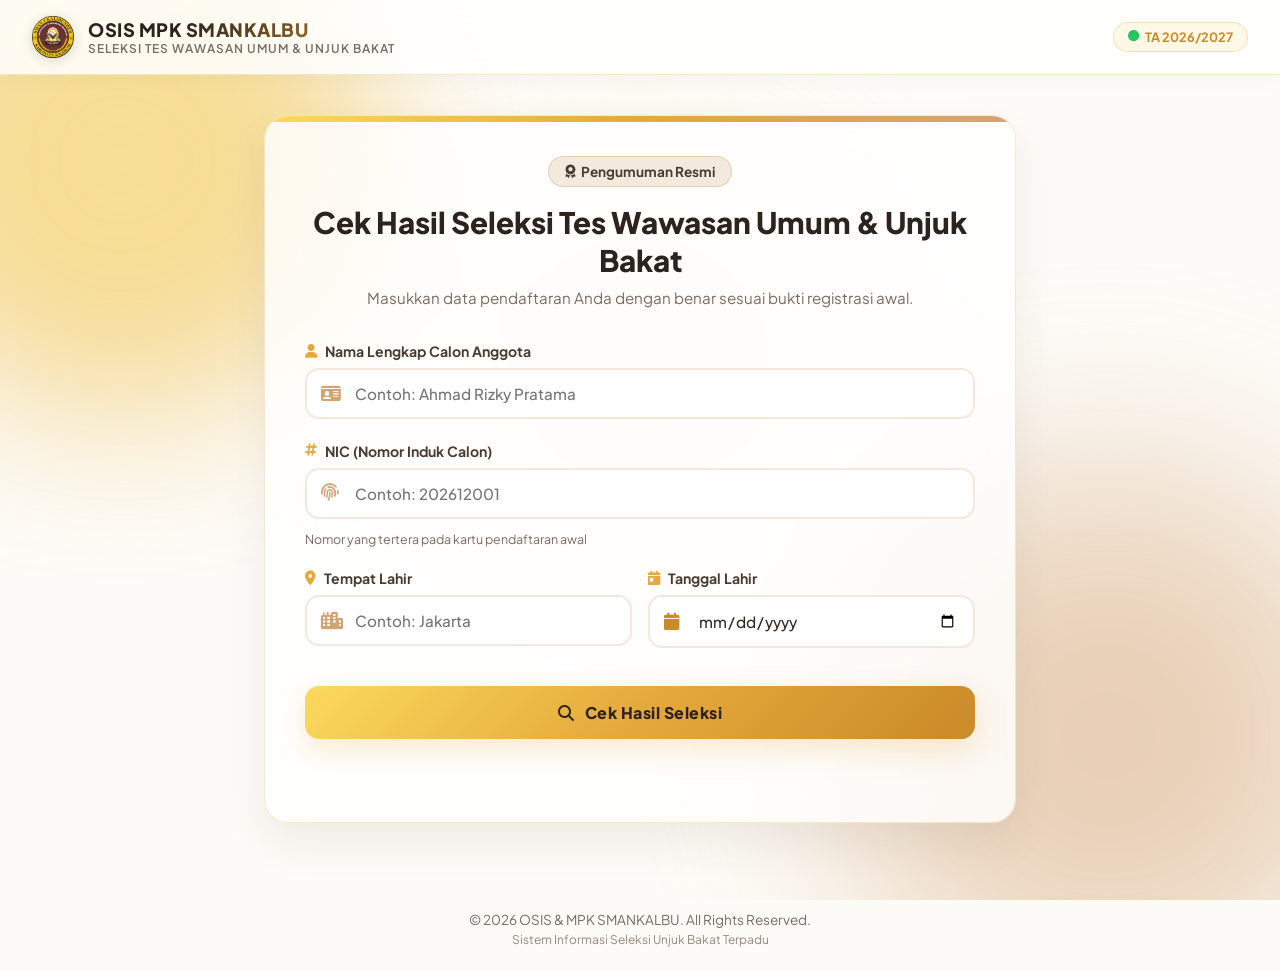
<file: unjuk.html>
<!DOCTYPE html>
<html lang="id">
<head>
    <meta charset="UTF-8">
    <meta name="viewport" content="width=device-width, initial-scale=1.0">
    <title>Cek Hasil Seleksi tTes Wawasan Umum & Unjuk Bakat - OSIS MPK SMANKALBU</title>
    <!-- Google Fonts & Font Awesome Icons -->
    <link href="https://fonts.googleapis.com/css2?family=Plus+Jakarta+Sans:wght@300;400;500;600;700;800&display=swap" rel="stylesheet">
    <link rel="stylesheet" href="https://cdnjs.cloudflare.com/ajax/libs/font-awesome/6.4.0/css/all.min.css">
    <!-- Penghubung File CSS -->
    <link rel="stylesheet" href="unjuk.css">
</head>
<body>

    <!-- Dynamic Glowing Background Blobs -->
    <div class="bg-blobs">
        <div class="blob blob-1"></div>
        <div class="blob blob-2"></div>
        <div class="blob blob-3"></div>
    </div>

    <!-- Navigation Bar -->
    <nav class="navbar">
        <a href="index.html" class="nav-brand">
            <div class="logo-group">
                <img src="OSIS.png" alt="Logo OSIS SMANKALBU" class="brand-logo">
            </div>
            <div class="brand-text">
                <span class="brand-title">OSIS MPK SMANKALBU</span>
                <span class="brand-subtitle">SELEKSI TES WAWASAN UMUM & UNJUK BAKAT</span>
            </div>
        </a>
        <div class="nav-badge">
            <i class="fa-solid fa-circle"></i>
            <span>TA 2026/2027</span>
        </div>
    </nav>

    <!-- Main Content Container -->
    <main class="container">
        <div class="main-card">

            <!-- Loading Overlay -->
            <div class="loading-overlay" id="loadingOverlay">
                <div class="spinner"></div>
                <p style="font-weight: 700; color: var(--brown-dark);">Memproses & Memverifikasi Data...</p>
                <p style="font-size: 0.8rem; color: var(--text-muted); margin-top: 4px;">Mohon tunggu sebentar</p>
            </div>

            <!-- Form View Header -->
            <div id="formHeader" class="card-header">
                <span class="badge-tag">
                    <i class="fa-solid fa-award"></i> Pengumuman Resmi
                </span>
                <h1>Cek Hasil Seleksi Tes Wawasan Umum & Unjuk Bakat</h1>
                <p>Masukkan data pendaftaran Anda dengan benar sesuai bukti registrasi awal.</p>
            </div>

            <!-- Form Inputs -->
            <form id="selectionForm" onsubmit="handleFormSubmit(event)">
                <div class="form-grid">
                    
                    <!-- Nama Lengkap -->
                    <div class="form-group">
                        <label for="fullName">
                            <i class="fa-solid fa-user"></i> Nama Lengkap Calon Anggota
                        </label>
                        <div class="input-wrapper">
                            <input 
                                type="text" 
                                id="fullName" 
                                class="form-control" 
                                placeholder="Contoh: Ahmad Rizky Pratama" 
                                required
                            >
                            <i class="fa-solid fa-id-card input-icon"></i>
                        </div>
                    </div>

                    <!-- NIC -->
                    <div class="form-group">
                        <label for="nicNumber">
                            <i class="fa-solid fa-hashtag"></i> NIC (Nomor Induk Calon)
                        </label>
                        <div class="input-wrapper">
                            <input 
                                type="text" 
                                id="nicNumber" 
                                class="form-control" 
                                placeholder="Contoh: 202612001" 
                                required
                            >
                            <i class="fa-solid fa-fingerprint input-icon"></i>
                        </div>
                        <span class="hint-text">Nomor yang tertera pada kartu pendaftaran awal</span>
                    </div>

                    <!-- Tempat & Tanggal Lahir -->
                    <div class="form-row">
                        <div class="form-group">
                            <label for="birthPlace">
                                <i class="fa-solid fa-location-dot"></i> Tempat Lahir
                            </label>
                            <div class="input-wrapper">
                                <input 
                                    type="text" 
                                    id="birthPlace" 
                                    class="form-control" 
                                    placeholder="Contoh: Jakarta" 
                                    required
                                >
                                <i class="fa-solid fa-city input-icon"></i>
                            </div>
                        </div>

                        <div class="form-group">
                            <label for="birthDate">
                                <i class="fa-solid fa-calendar-day"></i> Tanggal Lahir
                            </label>
                            <div class="input-wrapper">
                                <input 
                                    type="date" 
                                    id="birthDate" 
                                    class="form-control" 
                                    required
                                >
                                <i class="fa-solid fa-calendar input-icon"></i>
                            </div>
                        </div>
                    </div>

                    <button type="submit" class="btn-submit">
                        <i class="fa-solid fa-magnifying-glass"></i> Cek Hasil Seleksi
                    </button>
                </div>
            </form>

            <!-- Quick Demo Shortcuts -->
            <div class="demo-bar" id="demoBar"></div>

            <!-- Result Section Container -->
            <div id="resultCard" class="result-card"></div>

        </div>
    </main>

    <!-- Footer -->
    <footer>
        <p>&copy; 2026 OSIS & MPK SMANKALBU. All Rights Reserved.</p>
        <p style="font-size: 0.75rem; margin-top: 4px; opacity: 0.8;">Sistem Informasi Seleksi Unjuk Bakat Terpadu</p>
    </footer>

    <!-- Penghubung File JavaScript -->
    <script src="unjuk.js"></script>
</body>
</html>
</file>
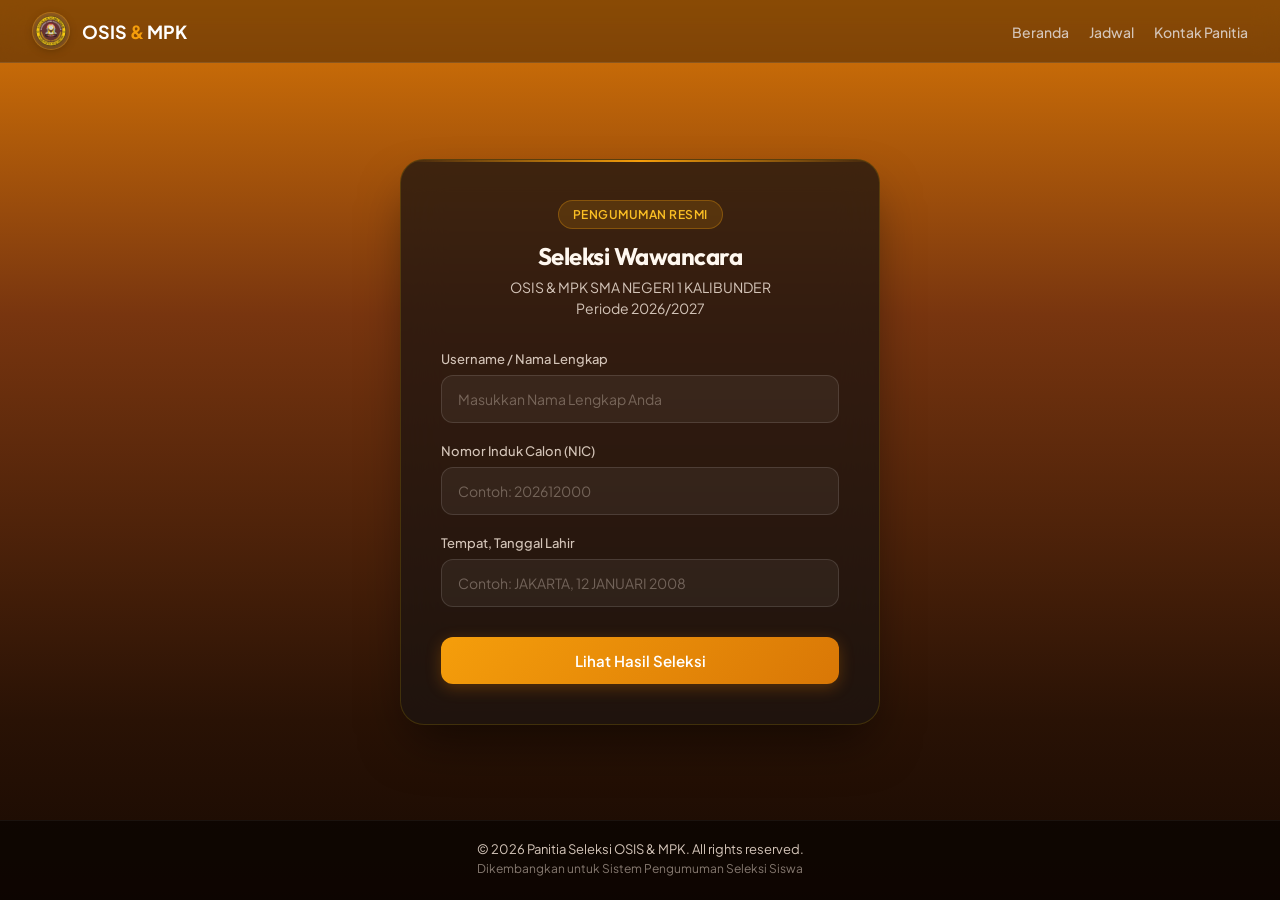
<file: wawancara.html>
<!DOCTYPE html>
<html lang="id">
<head>
    <meta charset="UTF-8">
    <meta name="viewport" content="width=device-width, initial-scale=1.0">
    <title>Pengumuman Seleksi OSIS & MPK SMA NEGERI 1 KALIBUNDER</title>
    <!-- Font Google Plus Jakarta Sans & Outfit -->
    <link rel="preconnect" href="https://fonts.googleapis.com">
    <link rel="preconnect" href="https://fonts.gstatic.com" crossorigin>
    <link href="https://fonts.googleapis.com/css2?family=Plus+Jakarta+Sans:wght@400;500;600;700&family=Outfit:wght@600;700&display=swap" rel="stylesheet">
    
    <!-- Hubungkan ke File CSS External -->
    <link rel="stylesheet" href="wawancara.css">
</head>
<body>

    <!-- Navigation Bar -->
    <nav class="navbar">
        <div class="navbar-brand">
            <img src="OSIS.png" alt="Logo OSIS" class="logo-osis">
            <div>OSIS <span>&</span> MPK</div>
        </div>
        <ul class="navbar-links">
            <li><a href="index.html">Beranda</a></li>
            <li><a href="#">Jadwal</a></li>
            <li><a href="#">Kontak Panitia</a></li>
        </ul>
    </nav>

    <!-- Main Content Area -->
    <main class="main-content">
        <div class="container">
            <!-- Header -->
            <div class="header">
                <span class="badge">Pengumuman Resmi</span>
                <h1>Seleksi Wawancara</h1>
                <p>OSIS & MPK SMA NEGERI 1 KALIBUNDER</p> <P>Periode 2026/2027</p>
            </div>

            <!-- Form Input Data -->
            <form id="checkForm">
                <div class="form-group">
                    <label for="username">Username / Nama Lengkap</label>
                    <input type="text" id="username" placeholder="Masukkan Nama Lengkap Anda" required autocomplete="off">
                </div>

                <div class="form-group">
                    <label for="nic">Nomor Induk Calon (NIC)</label>
                    <input type="text" id="nic" placeholder="Contoh: 202612000" required autocomplete="off">
                </div>

                <div class="form-group">
                    <label for="ttl">Tempat, Tanggal Lahir</label>
                    <input type="text" id="ttl" placeholder="Contoh: JAKARTA, 12 JANUARI 2008" required autocomplete="off">
                </div>

                <button type="submit" class="btn-submit">Lihat Hasil Seleksi</button>
                
                <div id="errorMsg" class="error-msg">
                    Data tidak cocok. Periksa kembali Username, NIC, dan TTL Anda.
                </div>
            </form>

            <!-- 1. HASIL: LOLOS -->
            <div id="resultLolos" class="result-box lolos">
                <div class="status-icon">✓</div>
                <h2>LOLOS TAHAP SELANJUTNYA</h2>
                <div class="user-details" id="infoLolos"></div>
                <p class="result-text">
                    Selamat! Anda telah dinyatakan memenuhi kualifikasi dan lolos ke tahap seleksi selanjutnya. Silakan pantau terus info grup dan siapkan diri Anda untuk agenda pembekalan.
                </p>
                <button class="btn-back" onclick="resetForm()">← Periksa Data Lain</button>
            </div>

            <!-- 2. HASIL: DALAM PEMANTAUAN -->
            <div id="resultPemantauan" class="result-box pemantauan">
                <div class="status-icon">👁</div>
                <h2>DALAM PEMANTAUAN</h2>
                <div class="user-details" id="infoPemantauan"></div>
                <p class="result-text">
                    Status Anda saat ini berada dalam tahap pertimbangan dan pemantauan khusus panitia. Tetap tunjukkan keaktifan dan komitmen Anda selama beberapa hari ke depan.
                </p>
                <button class="btn-back" onclick="resetForm()">← Periksa Data Lain</button>
            </div>

            <!-- 3. HASIL: WAWANCARA SUSULAN -->
            <div id="resultSusulan" class="result-box susulan">
                <div class="status-icon">🕒</div>
                <h2>WAWANCARA SUSULAN</h2>
                <div class="user-details" id="infoSusulan"></div>
                <p class="result-text">
                    Anda dijadwalkan untuk mengikuti Wawancara Susulan / Pendalaman. Harap segera menghubungi panitia seleksi OSIS/MPK untuk mengonfirmasi jadwal terbaru Anda.
                </p>
                <button class="btn-back" onclick="resetForm()">← Periksa Data Lain</button>
            </div>

            <!-- 4. HASIL: TIDAK LOLOS -->
            <div id="resultTidakLolos" class="result-box tidak-lolos">
                <div class="status-icon">✕</div>
                <h2>BELUM LOLOS</h2>
                <div class="user-details" id="infoTidakLolos"></div>
                <p class="result-text">
                    Terima kasih telah berjuang hingga tahap wawancara. Jangan berkecil hati, proses ini adalah awal dari pengalaman yang berharga untuk terus tumbuh dan berkarya.
                </p>
                <button class="btn-back" onclick="resetForm()">← Periksa Data Lain</button>
            </div>
        </div>
    </main>

    <!-- Footer -->
    <footer class="footer">
        <p>&copy; 2026 Panitia Seleksi OSIS & MPK. All rights reserved.</p>
        <p class="footer-sub">Dikembangkan untuk Sistem Pengumuman Seleksi Siswa</p>
    </footer>

    <!-- Hubungkan ke File JavaScript External -->
    <script src="wawancara.js"></script>
</body>
</html>
</file>
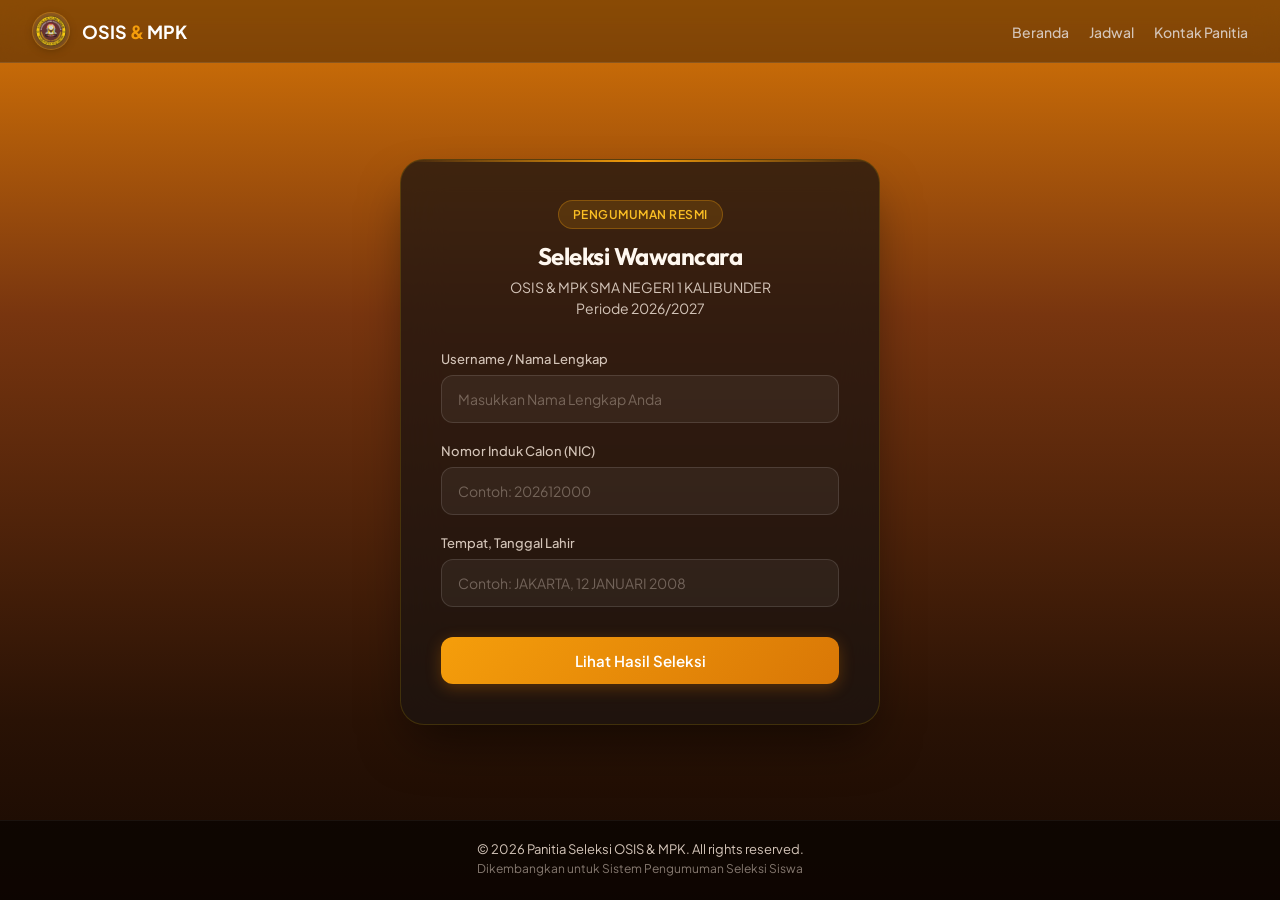
<file: WEB CEK HASIL WAWANCARA/wawancara.html>
<!DOCTYPE html>
<html lang="id">
<head>
    <meta charset="UTF-8">
    <meta name="viewport" content="width=device-width, initial-scale=1.0">
    <title>Pengumuman Seleksi OSIS & MPK SMA NEGERI 1 KALIBUNDER</title>
    <!-- Font Google Plus Jakarta Sans & Outfit -->
    <link rel="preconnect" href="https://fonts.googleapis.com">
    <link rel="preconnect" href="https://fonts.gstatic.com" crossorigin>
    <link href="https://fonts.googleapis.com/css2?family=Plus+Jakarta+Sans:wght@400;500;600;700&family=Outfit:wght@600;700&display=swap" rel="stylesheet">
    
    <!-- Hubungkan ke File CSS External -->
    <link rel="stylesheet" href="style.css">
</head>
<body>

    <!-- Navigation Bar -->
    <nav class="navbar">
        <div class="navbar-brand">
            <img src="OSIS.png" alt="Logo OSIS" class="logo-osis">
            <div>OSIS <span>&</span> MPK</div>
        </div>
        <ul class="navbar-links">
            <li><a href="#">Beranda</a></li>
            <li><a href="#">Jadwal</a></li>
            <li><a href="#">Kontak Panitia</a></li>
        </ul>
    </nav>

    <!-- Main Content Area -->
    <main class="main-content">
        <div class="container">
            <!-- Header -->
            <div class="header">
                <span class="badge">Pengumuman Resmi</span>
                <h1>Seleksi Wawancara</h1>
                <p>OSIS & MPK SMA NEGERI 1 KALIBUNDER</p> <P>Periode 2026/2027</p>
            </div>

            <!-- Form Input Data -->
            <form id="checkForm">
                <div class="form-group">
                    <label for="username">Username / Nama Lengkap</label>
                    <input type="text" id="username" placeholder="Masukkan Nama Lengkap Anda" required autocomplete="off">
                </div>

                <div class="form-group">
                    <label for="nic">Nomor Induk Calon (NIC)</label>
                    <input type="text" id="nic" placeholder="Contoh: 202612000" required autocomplete="off">
                </div>

                <div class="form-group">
                    <label for="ttl">Tempat, Tanggal Lahir</label>
                    <input type="text" id="ttl" placeholder="Contoh: JAKARTA, 12 JANUARI 2008" required autocomplete="off">
                </div>

                <button type="submit" class="btn-submit">Lihat Hasil Seleksi</button>
                
                <div id="errorMsg" class="error-msg">
                    Data tidak cocok. Periksa kembali Username, NIC, dan TTL Anda.
                </div>
            </form>

            <!-- 1. HASIL: LOLOS -->
            <div id="resultLolos" class="result-box lolos">
                <div class="status-icon">✓</div>
                <h2>LOLOS TAHAP SELANJUTNYA</h2>
                <div class="user-details" id="infoLolos"></div>
                <p class="result-text">
                    Selamat! Anda telah dinyatakan memenuhi kualifikasi dan lolos ke tahap seleksi selanjutnya. Silakan pantau terus info grup dan siapkan diri Anda untuk agenda pembekalan.
                </p>
                <button class="btn-back" onclick="resetForm()">← Periksa Data Lain</button>
            </div>

            <!-- 2. HASIL: DALAM PEMANTAUAN -->
            <div id="resultPemantauan" class="result-box pemantauan">
                <div class="status-icon">👁</div>
                <h2>DALAM PEMANTAUAN</h2>
                <div class="user-details" id="infoPemantauan"></div>
                <p class="result-text">
                    Status Anda saat ini berada dalam tahap pertimbangan dan pemantauan khusus panitia. Tetap tunjukkan keaktifan dan komitmen Anda selama beberapa hari ke depan.
                </p>
                <button class="btn-back" onclick="resetForm()">← Periksa Data Lain</button>
            </div>

            <!-- 3. HASIL: WAWANCARA SUSULAN -->
            <div id="resultSusulan" class="result-box susulan">
                <div class="status-icon">🕒</div>
                <h2>WAWANCARA SUSULAN</h2>
                <div class="user-details" id="infoSusulan"></div>
                <p class="result-text">
                    Anda dijadwalkan untuk mengikuti Wawancara Susulan / Pendalaman. Harap segera menghubungi panitia seleksi OSIS/MPK untuk mengonfirmasi jadwal terbaru Anda.
                </p>
                <button class="btn-back" onclick="resetForm()">← Periksa Data Lain</button>
            </div>

            <!-- 4. HASIL: TIDAK LOLOS -->
            <div id="resultTidakLolos" class="result-box tidak-lolos">
                <div class="status-icon">✕</div>
                <h2>BELUM LOLOS</h2>
                <div class="user-details" id="infoTidakLolos"></div>
                <p class="result-text">
                    Terima kasih telah berjuang hingga tahap wawancara. Jangan berkecil hati, proses ini adalah awal dari pengalaman yang berharga untuk terus tumbuh dan berkarya.
                </p>
                <button class="btn-back" onclick="resetForm()">← Periksa Data Lain</button>
            </div>
        </div>
    </main>

    <!-- Footer -->
    <footer class="footer">
        <p>&copy; 2026 Panitia Seleksi OSIS & MPK. All rights reserved.</p>
        <p class="footer-sub">Dikembangkan untuk Sistem Pengumuman Seleksi Siswa</p>
    </footer>

    <!-- Hubungkan ke File JavaScript External -->
    <script src="script.js"></script>
</body>
</html>
</file>
<file: unjuk.css>
:root {
    /* Palette: Warm Gold & Light Brown/Caramel Modern Gradient */
    --bg-primary: #fdfbf7;
    --primary-gold: #e5a93b;
    --primary-dark-gold: #c98a28;
    --accent-yellow: #fada5e;
    --soft-yellow: #fff8e7;
    --caramel-light: #f3e9dc;
    --caramel-medium: #d4a373;
    --brown-dark: #4a3b32;
    --brown-deep: #2c221e;
    --text-main: #332923;
    --text-muted: #7a6b63;
    
    /* UI Elements */
    --glass-bg: rgba(255, 255, 255, 0.82);
    --glass-border: rgba(229, 169, 59, 0.25);
    --card-shadow: 0 20px 40px rgba(74, 59, 50, 0.08);
    --glow-shadow: 0 10px 30px rgba(229, 169, 59, 0.25);
    --radius-lg: 24px;
    --radius-md: 14px;
    --transition: all 0.35s cubic-bezier(0.4, 0, 0.2, 1);
}

* {
    margin: 0;
    padding: 0;
    box-sizing: border-box;
    font-family: 'Plus Jakarta Sans', sans-serif;
}

body {
    background-color: var(--bg-primary);
    color: var(--text-main);
    min-height: 100vh;
    display: flex;
    flex-direction: column;
    overflow-x: hidden;
    position: relative;
}

/* Dynamic Animated Background Blobs */
.bg-blobs {
    position: fixed;
    top: 0;
    left: 0;
    width: 100%;
    height: 100%;
    z-index: -1;
    overflow: hidden;
    pointer-events: none;
}

.blob {
    position: absolute;
    filter: blur(80px);
    opacity: 0.6;
    border-radius: 50%;
    animation: floatBlob 18s infinite alternate ease-in-out;
}

.blob-1 {
    top: -10%;
    left: -10%;
    width: 500px;
    height: 500px;
    background: radial-gradient(circle, var(--accent-yellow) 0%, var(--primary-gold) 100%);
}

.blob-2 {
    bottom: -15%;
    right: -10%;
    width: 600px;
    height: 600px;
    background: radial-gradient(circle, var(--caramel-medium) 0%, var(--caramel-light) 100%);
    animation-delay: -5s;
}

.blob-3 {
    top: 40%;
    left: 50%;
    transform: translate(-50%, -50%);
    width: 400px;
    height: 400px;
    background: radial-gradient(circle, #fff3d1 0%, var(--caramel-light) 100%);
    animation-delay: -10s;
}

@keyframes floatBlob {
    0% { transform: translate(0, 0) scale(1); }
    50% { transform: translate(60px, 40px) scale(1.1); }
    100% { transform: translate(-40px, 80px) scale(0.95); }
}

/* Modern Navigation Bar */
.navbar {
    background: rgba(255, 255, 255, 0.85);
    backdrop-filter: blur(16px);
    -webkit-backdrop-filter: blur(16px);
    border-bottom: 1px solid var(--glass-border);
    position: sticky;
    top: 0;
    z-index: 100;
    padding: 1rem 2rem;
    display: flex;
    justify-content: space-between;
    align-items: center;
    box-shadow: 0 4px 20px rgba(0, 0, 0, 0.03);
}

.nav-brand {
    display: flex;
    align-items: center;
    gap: 14px;
    text-decoration: none;
}

.logo-group {
    display: flex;
    align-items: center;
    gap: 8px;
}

.brand-logo {
    width: 42px;
    height: 42px;
    object-fit: contain;
    filter: drop-shadow(0 2px 6px rgba(0, 0, 0, 0.15));
    transition: transform 0.3s ease;
}

.brand-logo:hover {
    transform: scale(1.08);
}

.brand-text {
    display: flex;
    flex-direction: column;
}

.brand-title {
    font-weight: 800;
    font-size: 1.15rem;
    letter-spacing: 0.5px;
    background: linear-gradient(135deg, var(--brown-deep) 30%, var(--primary-dark-gold));
    -webkit-background-clip: text;
    -webkit-text-fill-color: transparent;
    text-transform: uppercase;
}

.brand-subtitle {
    font-size: 0.75rem;
    color: var(--text-muted);
    font-weight: 600;
    letter-spacing: 1px;
}

.nav-badge {
    background: var(--soft-yellow);
    color: var(--primary-dark-gold);
    border: 1px solid rgba(229, 169, 59, 0.3);
    padding: 6px 14px;
    border-radius: 30px;
    font-size: 0.8rem;
    font-weight: 700;
    display: flex;
    align-items: center;
    gap: 6px;
}

.nav-badge i {
    font-size: 0.7rem;
    color: #22c55e;
}

/* Main Container */
.container {
    max-width: 800px;
    margin: 2.5rem auto 4rem;
    padding: 0 1.5rem;
    width: 100%;
    flex: 1;
}

/* Card Wrapper */
.main-card {
    background: var(--glass-bg);
    backdrop-filter: blur(20px);
    -webkit-backdrop-filter: blur(20px);
    border: 1px solid var(--glass-border);
    border-radius: var(--radius-lg);
    padding: 2.5rem;
    box-shadow: var(--card-shadow);
    position: relative;
    overflow: hidden;
    transition: var(--transition);
}

.main-card::before {
    content: '';
    position: absolute;
    top: 0;
    left: 0;
    right: 0;
    height: 6px;
    background: linear-gradient(90deg, var(--accent-yellow), var(--primary-gold), var(--caramel-medium));
}

.card-header {
    text-align: center;
    margin-bottom: 2.2rem;
}

.badge-tag {
    display: inline-flex;
    align-items: center;
    gap: 6px;
    background: var(--caramel-light);
    color: var(--brown-dark);
    padding: 6px 16px;
    border-radius: 20px;
    font-size: 0.85rem;
    font-weight: 700;
    margin-bottom: 1rem;
    border: 1px solid rgba(212, 163, 115, 0.4);
}

.card-header h1 {
    font-size: 1.85rem;
    font-weight: 800;
    color: var(--brown-deep);
    margin-bottom: 0.5rem;
    line-height: 1.3;
}

.card-header p {
    color: var(--text-muted);
    font-size: 0.95rem;
}

/* Form Controls */
.form-grid {
    display: flex;
    flex-direction: column;
    gap: 1.4rem;
}

.form-group {
    display: flex;
    flex-direction: column;
    gap: 0.5rem;
}

.form-group label {
    font-size: 0.88rem;
    font-weight: 700;
    color: var(--brown-dark);
    display: flex;
    align-items: center;
    gap: 8px;
}

.form-group label i {
    color: var(--primary-gold);
}

.input-wrapper {
    position: relative;
    display: flex;
    align-items: center;
}

.input-wrapper i.input-icon {
    position: absolute;
    left: 16px;
    color: var(--caramel-medium);
    font-size: 1.1rem;
    transition: var(--transition);
}

.form-control {
    width: 100%;
    padding: 14px 16px 14px 48px;
    border: 2px solid rgba(212, 163, 115, 0.25);
    border-radius: var(--radius-md);
    background: rgba(255, 255, 255, 0.9);
    font-size: 0.95rem;
    color: var(--text-main);
    font-weight: 500;
    outline: none;
    transition: var(--transition);
}

.form-control:focus {
    border-color: var(--primary-gold);
    background: #ffffff;
    box-shadow: 0 0 0 4px rgba(229, 169, 59, 0.15);
}

.form-control:focus + .input-icon,
.form-control:not(:placeholder-shown) + .input-icon {
    color: var(--primary-dark-gold);
}

.form-row {
    display: grid;
    grid-template-columns: 1fr 1fr;
    gap: 1rem;
}

@media (max-width: 600px) {
    .form-row {
        grid-template-columns: 1fr;
    }
}

.hint-text {
    font-size: 0.78rem;
    color: var(--text-muted);
    margin-top: 4px;
}

/* Buttons */
.btn-submit {
    margin-top: 1rem;
    width: 100%;
    padding: 16px;
    border: none;
    border-radius: var(--radius-md);
    background: linear-gradient(135deg, var(--accent-yellow) 0%, var(--primary-gold) 50%, var(--primary-dark-gold) 100%);
    color: var(--brown-deep);
    font-size: 1rem;
    font-weight: 800;
    cursor: pointer;
    box-shadow: var(--glow-shadow);
    transition: var(--transition);
    display: flex;
    align-items: center;
    justify-content: center;
    gap: 10px;
    letter-spacing: 0.5px;
}

.btn-submit:hover {
    transform: translateY(-2px);
    box-shadow: 0 14px 35px rgba(229, 169, 59, 0.4);
    filter: brightness(1.03);
}

.btn-submit:active {
    transform: translateY(0);
}

/* Demo Helper Shortcuts */
.demo-bar {
    margin-top: 1.5rem;
    padding-top: 1.2rem;
    border-top: 1px stroke rgba(212, 163, 115, 0.2);
    display: flex;
    align-items: center;
    justify-content: center;
    gap: 10px;
    flex-wrap: wrap;
}

.demo-title {
    font-size: 0.78rem;
    color: var(--text-muted);
    font-weight: 600;
    width: 100%;
    text-align: center;
}

.btn-demo {
    background: rgba(243, 233, 220, 0.6);
    border: 1px dashed var(--caramel-medium);
    padding: 6px 12px;
    border-radius: 8px;
    font-size: 0.75rem;
    color: var(--brown-dark);
    cursor: pointer;
    font-weight: 600;
    transition: var(--transition);
}

.btn-demo:hover {
    background: var(--primary-gold);
    color: #fff;
    border-style: solid;
}

/* Loading State Overlay */
.loading-overlay {
    display: none;
    position: absolute;
    top: 0;
    left: 0;
    width: 100%;
    height: 100%;
    background: rgba(255, 255, 255, 0.92);
    backdrop-filter: blur(8px);
    z-index: 10;
    flex-direction: column;
    align-items: center;
    justify-content: center;
    border-radius: var(--radius-lg);
}

.spinner {
    width: 50px;
    height: 50px;
    border: 5px solid var(--caramel-light);
    border-top: 5px solid var(--primary-gold);
    border-radius: 50%;
    animation: spin 1s linear infinite;
    margin-bottom: 1rem;
}

@keyframes spin {
    0% { transform: rotate(0deg); }
    100% { transform: rotate(360deg); }
}

/* Result Section */
.result-card {
    display: none;
    margin-top: 1rem;
    animation: fadeIn 0.5s ease-out forwards;
}

@keyframes fadeIn {
    from { opacity: 0; transform: translateY(15px); }
    to { opacity: 1; transform: translateY(0); }
}

.result-header {
    padding: 1.5rem;
    border-radius: var(--radius-md) var(--radius-md) 0 0;
    text-align: center;
    color: white;
    position: relative;
}

/* Result Status Variants */
/* 1. Lolos */
.status-passed .result-header {
    background: linear-gradient(135deg, #10b981, #059669);
}
.status-passed .status-badge-res {
    background: rgba(16, 185, 129, 0.15);
    color: #059669;
    border: 1px solid #10b981;
}

/* 2. Tidak Lolos */
.status-failed .result-header {
    background: linear-gradient(135deg, #ef4444, #dc2626);
}
.status-failed .status-badge-res {
    background: rgba(239, 68, 68, 0.15);
    color: #dc2626;
    border: 1px solid #ef4444;
}

/* 3. Tes Susulan */
.status-pending .result-header {
    background: linear-gradient(135deg, #f59e0b, #d97706);
}
.status-pending .status-badge-res {
    background: rgba(245, 158, 11, 0.15);
    color: #d97706;
    border: 1px solid #f59e0b;
}

.result-header i {
    font-size: 3rem;
    margin-bottom: 0.5rem;
}

.result-header h2 {
    font-weight: 800;
    font-size: 1.5rem;
}

.result-body {
    background: rgba(255, 255, 255, 0.95);
    border: 1px solid var(--glass-border);
    border-top: none;
    border-radius: 0 0 var(--radius-md) var(--radius-md);
    padding: 1.8rem;
}

.info-grid {
    display: grid;
    grid-template-columns: repeat(3, 1fr);
    gap: 1.2rem;
    margin-bottom: 1.5rem;
    background: var(--soft-yellow);
    padding: 1.2rem;
    border-radius: var(--radius-md);
    border: 1px solid rgba(229, 169, 59, 0.2);
}

@media (max-width: 600px) {
    .info-grid {
        grid-template-columns: 1fr;
    }
}

.info-item {
    display: flex;
    flex-direction: column;
}

.info-label {
    font-size: 0.75rem;
    color: var(--text-muted);
    font-weight: 600;
    text-transform: uppercase;
    letter-spacing: 0.5px;
}

.info-value {
    font-size: 0.95rem;
    font-weight: 700;
    color: var(--brown-deep);
    margin-top: 2px;
}

.status-box {
    text-align: center;
    padding: 1.2rem;
    border-radius: var(--radius-md);
    margin-bottom: 1.5rem;
}

.status-badge-res {
    display: inline-block;
    padding: 6px 18px;
    border-radius: 30px;
    font-weight: 800;
    font-size: 0.9rem;
    margin-bottom: 0.8rem;
}

.status-notes {
    font-size: 0.92rem;
    color: var(--text-main);
    line-height: 1.6;
}

.group-notice {
    margin-top: 1rem;
    padding: 0.9rem;
    background: rgba(229, 169, 59, 0.12);
    border: 1px solid rgba(229, 169, 59, 0.3);
    border-radius: 10px;
    font-size: 0.85rem;
    color: var(--brown-dark);
    font-weight: 600;
    display: flex;
    align-items: center;
    justify-content: center;
    gap: 8px;
}

.group-notice i {
    color: var(--primary-dark-gold);
    font-size: 1.1rem;
}

.action-buttons {
    display: flex;
    gap: 1rem;
    margin-top: 1.5rem;
}

.btn-secondary {
    flex: 1;
    padding: 12px;
    border: 1px solid var(--caramel-medium);
    background: transparent;
    color: var(--brown-dark);
    border-radius: var(--radius-md);
    font-weight: 700;
    cursor: pointer;
    transition: var(--transition);
    display: flex;
    align-items: center;
    justify-content: center;
    gap: 8px;
}

.btn-secondary:hover {
    background: var(--caramel-light);
}

.btn-print {
    flex: 1;
    padding: 12px;
    border: none;
    background: var(--brown-dark);
    color: #fff;
    border-radius: var(--radius-md);
    font-weight: 700;
    cursor: pointer;
    transition: var(--transition);
    display: flex;
    align-items: center;
    justify-content: center;
    gap: 8px;
}

.btn-print:hover {
    background: var(--brown-deep);
}

/* Footer */
footer {
    text-align: center;
    padding: 1.5rem;
    color: var(--text-muted);
    font-size: 0.85rem;
    margin-top: auto;
}

/* Print Specific Styles */
@media print {
    body {
        background: white;
    }
    .navbar, .btn-submit, .demo-bar, .action-buttons, .bg-blobs, .card-header, #selectionForm {
        display: none !important;
    }
    .container {
        max-width: 100%;
        margin: 0;
        padding: 0;
    }
    .main-card {
        box-shadow: none;
        border: none;
        padding: 0;
    }
    .result-card {
        display: block !important;
    }
}
</file>
<file: wawancara.css>
:root {
    --card-bg: rgba(28, 20, 16, 0.75);
    --border-color: rgba(255, 215, 0, 0.15);
    --text-primary: #fff8f0;
    --text-secondary: #d4c5b9;
    --accent-yellow: #f59e0b;
    --accent-hover: #d97706;
    
    /* Status Colors */
    --success-color: #10b981;
    --success-bg: rgba(16, 185, 129, 0.12);
    
    --monitoring-color: #3b82f6;
    --monitoring-bg: rgba(59, 130, 246, 0.12);

    --reschedule-color: #f59e0b;
    --reschedule-bg: rgba(245, 158, 11, 0.12);

    --error-color: #ef4444;
    --error-bg: rgba(239, 68, 68, 0.12);
}

* {
    box-sizing: border-box;
    margin: 0;
    padding: 0;
    font-family: 'Plus Jakarta Sans', sans-serif;
    -webkit-font-smoothing: antialiased;
}

body {
    /* Background Gradasi Warm Amber ke Cokelat Deep Cocoa */
    background: linear-gradient(180deg, #d97706 0%, #78350f 35%, #291205 80%, #170902 100%);
    background-attachment: fixed;
    color: var(--text-primary);
    display: flex;
    flex-direction: column;
    min-height: 100vh;
}

/* NAVIGATION BAR */
.navbar {
    background: rgba(20, 10, 5, 0.4);
    backdrop-filter: blur(12px);
    -webkit-backdrop-filter: blur(12px);
    border-bottom: 1px solid rgba(255, 255, 255, 0.1);
    padding: 12px 32px;
    display: flex;
    justify-content: space-between;
    align-items: center;
    position: sticky;
    top: 0;
    z-index: 100;
}

.navbar-brand {
    font-family: 'Outfit', sans-serif;
    font-weight: 700;
    font-size: 18px;
    color: #fff;
    display: flex;
    align-items: center;
    gap: 12px;
}

.logo-osis {
    width: 38px;
    height: 38px;
    object-fit: contain;
    filter: drop-shadow(0px 2px 4px rgba(0, 0, 0, 0.4));
    background: rgba(255, 255, 255, 0.1);
    padding: 3px;
    border-radius: 50%;
    border: 1px solid rgba(245, 158, 11, 0.3);
    transition: transform 0.3s ease;
}

.navbar-brand:hover .logo-osis {
    transform: scale(1.08) rotate(2deg);
}

.navbar-brand span {
    color: var(--accent-yellow);
}

.navbar-links {
    display: flex;
    gap: 20px;
    list-style: none;
}

.navbar-links a {
    color: var(--text-secondary);
    text-decoration: none;
    font-size: 14px;
    font-weight: 500;
    transition: color 0.25s ease;
}

.navbar-links a:hover {
    color: #ffffff;
}

/* MAIN CONTAINER */
.main-content {
    flex: 1;
    display: flex;
    justify-content: center;
    align-items: center;
    padding: 40px 24px;
}

.container {
    background: var(--card-bg);
    backdrop-filter: blur(20px);
    -webkit-backdrop-filter: blur(20px);
    border: 1px solid var(--border-color);
    border-radius: 24px;
    padding: 40px;
    width: 100%;
    max-width: 480px;
    box-shadow: 0 25px 50px -12px rgba(0, 0, 0, 0.5);
    animation: containerAppear 0.8s cubic-bezier(0.16, 1, 0.3, 1);
    position: relative;
    overflow: hidden;
}

.container::before {
    content: '';
    position: absolute;
    top: 0;
    left: 0;
    right: 0;
    height: 2px;
    background: linear-gradient(90deg, transparent, var(--accent-yellow), transparent);
}

.header {
    text-align: center;
    margin-bottom: 32px;
}

.badge {
    display: inline-block;
    padding: 6px 14px;
    background: rgba(245, 158, 11, 0.15);
    border: 1px solid rgba(245, 158, 11, 0.3);
    color: #fbbf24;
    border-radius: 20px;
    font-size: 12px;
    font-weight: 600;
    letter-spacing: 0.5px;
    margin-bottom: 12px;
    text-transform: uppercase;
}

.header h1 {
    font-family: 'Outfit', sans-serif;
    font-size: 24px;
    font-weight: 700;
    color: var(--text-primary);
    letter-spacing: -0.5px;
    margin-bottom: 6px;
}

.header p {
    font-size: 14px;
    color: var(--text-secondary);
    line-height: 1.5;
}

/* FORM ELEMENTS */
.form-group {
    margin-bottom: 20px;
    text-align: left;
}

.form-group label {
    display: block;
    margin-bottom: 8px;
    font-weight: 500;
    font-size: 13px;
    color: var(--text-secondary);
}

.form-group input {
    width: 100%;
    padding: 14px 16px;
    background: rgba(255, 255, 255, 0.05);
    border: 1px solid rgba(255, 255, 255, 0.12);
    border-radius: 12px;
    font-size: 14px;
    color: var(--text-primary);
    outline: none;
    transition: all 0.25s ease;
}

.form-group input::placeholder {
    color: rgba(212, 197, 185, 0.4);
}

.form-group input:focus {
    background: rgba(255, 255, 255, 0.08);
    border-color: var(--accent-yellow);
    box-shadow: 0 0 0 4px rgba(245, 158, 11, 0.2);
}

.btn-submit {
    width: 100%;
    padding: 14px;
    background: linear-gradient(135deg, #f59e0b, #d97706);
    color: #ffffff;
    border: none;
    border-radius: 12px;
    font-size: 15px;
    font-weight: 600;
    cursor: pointer;
    transition: all 0.25s ease;
    margin-top: 10px;
    box-shadow: 0 4px 15px rgba(217, 119, 6, 0.3);
}

.btn-submit:hover {
    transform: translateY(-2px);
    box-shadow: 0 6px 20px rgba(217, 119, 6, 0.45);
}

.btn-submit:active {
    transform: translateY(0);
}

/* RESULT DISPLAY */
.result-box {
    display: none;
    text-align: center;
    animation: fadeInScale 0.5s cubic-bezier(0.16, 1, 0.3, 1) forwards;
}

.status-icon {
    width: 64px;
    height: 64px;
    border-radius: 50%;
    display: flex;
    align-items: center;
    justify-content: center;
    margin: 0 auto 20px;
    font-size: 28px;
}

/* Visual Style per-Status */
.result-box.lolos .status-icon {
    background: var(--success-bg);
    border: 1px solid rgba(16, 185, 129, 0.3);
    color: var(--success-color);
    box-shadow: 0 0 24px rgba(16, 185, 129, 0.25);
}

.result-box.pemantauan .status-icon {
    background: var(--monitoring-bg);
    border: 1px solid rgba(59, 130, 246, 0.3);
    color: var(--monitoring-color);
    box-shadow: 0 0 24px rgba(59, 130, 246, 0.25);
}

.result-box.susulan .status-icon {
    background: var(--reschedule-bg);
    border: 1px solid rgba(245, 158, 11, 0.3);
    color: var(--reschedule-color);
    box-shadow: 0 0 24px rgba(245, 158, 11, 0.25);
}

.result-box.tidak-lolos .status-icon {
    background: var(--error-bg);
    border: 1px solid rgba(239, 68, 68, 0.3);
    color: var(--error-color);
    box-shadow: 0 0 24px rgba(239, 68, 68, 0.25);
}

.result-box h2 {
    font-family: 'Outfit', sans-serif;
    font-size: 22px;
    margin-bottom: 8px;
}

.result-box.lolos h2 { color: var(--success-color); }
.result-box.pemantauan h2 { color: var(--monitoring-color); }
.result-box.susulan h2 { color: var(--reschedule-color); }
.result-box.tidak-lolos h2 { color: var(--error-color); }

.user-details {
    background: rgba(0, 0, 0, 0.25);
    border: 1px solid rgba(255, 255, 255, 0.08);
    border-radius: 14px;
    padding: 16px;
    margin: 20px 0;
    text-align: left;
}

.detail-row {
    display: flex;
    justify-content: space-between;
    font-size: 13px;
    padding: 6px 0;
    border-bottom: 1px dashed rgba(255, 255, 255, 0.08);
}

.detail-row:last-child {
    border-bottom: none;
}

.detail-label { color: var(--text-secondary); }
.detail-value { color: var(--text-primary); font-weight: 600; }

.result-text {
    font-size: 14px;
    line-height: 1.6;
    color: var(--text-secondary);
    margin-bottom: 24px;
}

.btn-back {
    width: 100%;
    padding: 12px;
    background: rgba(255, 255, 255, 0.06);
    color: var(--text-primary);
    border: 1px solid rgba(255, 255, 255, 0.12);
    border-radius: 12px;
    font-size: 14px;
    font-weight: 500;
    cursor: pointer;
    transition: all 0.25s ease;
}

.btn-back:hover {
    background: rgba(255, 255, 255, 0.12);
}

.error-msg {
    color: var(--error-color);
    background: var(--error-bg);
    border: 1px solid rgba(239, 68, 68, 0.2);
    border-radius: 10px;
    padding: 12px;
    font-size: 13px;
    text-align: center;
    margin-top: 16px;
    display: none;
    animation: shake 0.4s ease-in-out;
}

/* FOOTER */
.footer {
    background: rgba(12, 5, 2, 0.85);
    border-top: 1px solid rgba(255, 255, 255, 0.05);
    padding: 20px 32px;
    text-align: center;
    font-size: 13px;
    color: var(--text-secondary);
}

.footer p {
    margin-bottom: 4px;
}

.footer-sub {
    font-size: 12px;
    opacity: 0.6;
}

/* ANIMATIONS */
@keyframes containerAppear {
    from {
        opacity: 0;
        transform: translateY(20px) scale(0.98);
    }
    to {
        opacity: 1;
        transform: translateY(0) scale(1);
    }
}

@keyframes fadeInScale {
    from {
        opacity: 0;
        transform: scale(0.95);
    }
    to {
        opacity: 1;
        transform: scale(1);
    }
}

@keyframes shake {
    0%, 100% { transform: translateX(0); }
    20%, 60% { transform: translateX(-6px); }
    40%, 80% { transform: translateX(6px); }
}

@media (max-width: 600px) {
    .navbar { padding: 12px 20px; }
    .navbar-links { display: none; }
    .container { padding: 28px 20px; }
}
</file>
<file: WEB CEK HASIL WAWANCARA/style.css>
:root {
    --card-bg: rgba(28, 20, 16, 0.75);
    --border-color: rgba(255, 215, 0, 0.15);
    --text-primary: #fff8f0;
    --text-secondary: #d4c5b9;
    --accent-yellow: #f59e0b;
    --accent-hover: #d97706;
    
    /* Status Colors */
    --success-color: #10b981;
    --success-bg: rgba(16, 185, 129, 0.12);
    
    --monitoring-color: #3b82f6;
    --monitoring-bg: rgba(59, 130, 246, 0.12);

    --reschedule-color: #f59e0b;
    --reschedule-bg: rgba(245, 158, 11, 0.12);

    --error-color: #ef4444;
    --error-bg: rgba(239, 68, 68, 0.12);
}

* {
    box-sizing: border-box;
    margin: 0;
    padding: 0;
    font-family: 'Plus Jakarta Sans', sans-serif;
    -webkit-font-smoothing: antialiased;
}

body {
    /* Background Gradasi Warm Amber ke Cokelat Deep Cocoa */
    background: linear-gradient(180deg, #d97706 0%, #78350f 35%, #291205 80%, #170902 100%);
    background-attachment: fixed;
    color: var(--text-primary);
    display: flex;
    flex-direction: column;
    min-height: 100vh;
}

/* NAVIGATION BAR */
.navbar {
    background: rgba(20, 10, 5, 0.4);
    backdrop-filter: blur(12px);
    -webkit-backdrop-filter: blur(12px);
    border-bottom: 1px solid rgba(255, 255, 255, 0.1);
    padding: 12px 32px;
    display: flex;
    justify-content: space-between;
    align-items: center;
    position: sticky;
    top: 0;
    z-index: 100;
}

.navbar-brand {
    font-family: 'Outfit', sans-serif;
    font-weight: 700;
    font-size: 18px;
    color: #fff;
    display: flex;
    align-items: center;
    gap: 12px;
}

.logo-osis {
    width: 38px;
    height: 38px;
    object-fit: contain;
    filter: drop-shadow(0px 2px 4px rgba(0, 0, 0, 0.4));
    background: rgba(255, 255, 255, 0.1);
    padding: 3px;
    border-radius: 50%;
    border: 1px solid rgba(245, 158, 11, 0.3);
    transition: transform 0.3s ease;
}

.navbar-brand:hover .logo-osis {
    transform: scale(1.08) rotate(2deg);
}

.navbar-brand span {
    color: var(--accent-yellow);
}

.navbar-links {
    display: flex;
    gap: 20px;
    list-style: none;
}

.navbar-links a {
    color: var(--text-secondary);
    text-decoration: none;
    font-size: 14px;
    font-weight: 500;
    transition: color 0.25s ease;
}

.navbar-links a:hover {
    color: #ffffff;
}

/* MAIN CONTAINER */
.main-content {
    flex: 1;
    display: flex;
    justify-content: center;
    align-items: center;
    padding: 40px 24px;
}

.container {
    background: var(--card-bg);
    backdrop-filter: blur(20px);
    -webkit-backdrop-filter: blur(20px);
    border: 1px solid var(--border-color);
    border-radius: 24px;
    padding: 40px;
    width: 100%;
    max-width: 480px;
    box-shadow: 0 25px 50px -12px rgba(0, 0, 0, 0.5);
    animation: containerAppear 0.8s cubic-bezier(0.16, 1, 0.3, 1);
    position: relative;
    overflow: hidden;
}

.container::before {
    content: '';
    position: absolute;
    top: 0;
    left: 0;
    right: 0;
    height: 2px;
    background: linear-gradient(90deg, transparent, var(--accent-yellow), transparent);
}

.header {
    text-align: center;
    margin-bottom: 32px;
}

.badge {
    display: inline-block;
    padding: 6px 14px;
    background: rgba(245, 158, 11, 0.15);
    border: 1px solid rgba(245, 158, 11, 0.3);
    color: #fbbf24;
    border-radius: 20px;
    font-size: 12px;
    font-weight: 600;
    letter-spacing: 0.5px;
    margin-bottom: 12px;
    text-transform: uppercase;
}

.header h1 {
    font-family: 'Outfit', sans-serif;
    font-size: 24px;
    font-weight: 700;
    color: var(--text-primary);
    letter-spacing: -0.5px;
    margin-bottom: 6px;
}

.header p {
    font-size: 14px;
    color: var(--text-secondary);
    line-height: 1.5;
}

/* FORM ELEMENTS */
.form-group {
    margin-bottom: 20px;
    text-align: left;
}

.form-group label {
    display: block;
    margin-bottom: 8px;
    font-weight: 500;
    font-size: 13px;
    color: var(--text-secondary);
}

.form-group input {
    width: 100%;
    padding: 14px 16px;
    background: rgba(255, 255, 255, 0.05);
    border: 1px solid rgba(255, 255, 255, 0.12);
    border-radius: 12px;
    font-size: 14px;
    color: var(--text-primary);
    outline: none;
    transition: all 0.25s ease;
}

.form-group input::placeholder {
    color: rgba(212, 197, 185, 0.4);
}

.form-group input:focus {
    background: rgba(255, 255, 255, 0.08);
    border-color: var(--accent-yellow);
    box-shadow: 0 0 0 4px rgba(245, 158, 11, 0.2);
}

.btn-submit {
    width: 100%;
    padding: 14px;
    background: linear-gradient(135deg, #f59e0b, #d97706);
    color: #ffffff;
    border: none;
    border-radius: 12px;
    font-size: 15px;
    font-weight: 600;
    cursor: pointer;
    transition: all 0.25s ease;
    margin-top: 10px;
    box-shadow: 0 4px 15px rgba(217, 119, 6, 0.3);
}

.btn-submit:hover {
    transform: translateY(-2px);
    box-shadow: 0 6px 20px rgba(217, 119, 6, 0.45);
}

.btn-submit:active {
    transform: translateY(0);
}

/* RESULT DISPLAY */
.result-box {
    display: none;
    text-align: center;
    animation: fadeInScale 0.5s cubic-bezier(0.16, 1, 0.3, 1) forwards;
}

.status-icon {
    width: 64px;
    height: 64px;
    border-radius: 50%;
    display: flex;
    align-items: center;
    justify-content: center;
    margin: 0 auto 20px;
    font-size: 28px;
}

/* Visual Style per-Status */
.result-box.lolos .status-icon {
    background: var(--success-bg);
    border: 1px solid rgba(16, 185, 129, 0.3);
    color: var(--success-color);
    box-shadow: 0 0 24px rgba(16, 185, 129, 0.25);
}

.result-box.pemantauan .status-icon {
    background: var(--monitoring-bg);
    border: 1px solid rgba(59, 130, 246, 0.3);
    color: var(--monitoring-color);
    box-shadow: 0 0 24px rgba(59, 130, 246, 0.25);
}

.result-box.susulan .status-icon {
    background: var(--reschedule-bg);
    border: 1px solid rgba(245, 158, 11, 0.3);
    color: var(--reschedule-color);
    box-shadow: 0 0 24px rgba(245, 158, 11, 0.25);
}

.result-box.tidak-lolos .status-icon {
    background: var(--error-bg);
    border: 1px solid rgba(239, 68, 68, 0.3);
    color: var(--error-color);
    box-shadow: 0 0 24px rgba(239, 68, 68, 0.25);
}

.result-box h2 {
    font-family: 'Outfit', sans-serif;
    font-size: 22px;
    margin-bottom: 8px;
}

.result-box.lolos h2 { color: var(--success-color); }
.result-box.pemantauan h2 { color: var(--monitoring-color); }
.result-box.susulan h2 { color: var(--reschedule-color); }
.result-box.tidak-lolos h2 { color: var(--error-color); }

.user-details {
    background: rgba(0, 0, 0, 0.25);
    border: 1px solid rgba(255, 255, 255, 0.08);
    border-radius: 14px;
    padding: 16px;
    margin: 20px 0;
    text-align: left;
}

.detail-row {
    display: flex;
    justify-content: space-between;
    font-size: 13px;
    padding: 6px 0;
    border-bottom: 1px dashed rgba(255, 255, 255, 0.08);
}

.detail-row:last-child {
    border-bottom: none;
}

.detail-label { color: var(--text-secondary); }
.detail-value { color: var(--text-primary); font-weight: 600; }

.result-text {
    font-size: 14px;
    line-height: 1.6;
    color: var(--text-secondary);
    margin-bottom: 24px;
}

.btn-back {
    width: 100%;
    padding: 12px;
    background: rgba(255, 255, 255, 0.06);
    color: var(--text-primary);
    border: 1px solid rgba(255, 255, 255, 0.12);
    border-radius: 12px;
    font-size: 14px;
    font-weight: 500;
    cursor: pointer;
    transition: all 0.25s ease;
}

.btn-back:hover {
    background: rgba(255, 255, 255, 0.12);
}

.error-msg {
    color: var(--error-color);
    background: var(--error-bg);
    border: 1px solid rgba(239, 68, 68, 0.2);
    border-radius: 10px;
    padding: 12px;
    font-size: 13px;
    text-align: center;
    margin-top: 16px;
    display: none;
    animation: shake 0.4s ease-in-out;
}

/* FOOTER */
.footer {
    background: rgba(12, 5, 2, 0.85);
    border-top: 1px solid rgba(255, 255, 255, 0.05);
    padding: 20px 32px;
    text-align: center;
    font-size: 13px;
    color: var(--text-secondary);
}

.footer p {
    margin-bottom: 4px;
}

.footer-sub {
    font-size: 12px;
    opacity: 0.6;
}

/* ANIMATIONS */
@keyframes containerAppear {
    from {
        opacity: 0;
        transform: translateY(20px) scale(0.98);
    }
    to {
        opacity: 1;
        transform: translateY(0) scale(1);
    }
}

@keyframes fadeInScale {
    from {
        opacity: 0;
        transform: scale(0.95);
    }
    to {
        opacity: 1;
        transform: scale(1);
    }
}

@keyframes shake {
    0%, 100% { transform: translateX(0); }
    20%, 60% { transform: translateX(-6px); }
    40%, 80% { transform: translateX(6px); }
}

@media (max-width: 600px) {
    .navbar { padding: 12px 20px; }
    .navbar-links { display: none; }
    .container { padding: 28px 20px; }
}
</file>
